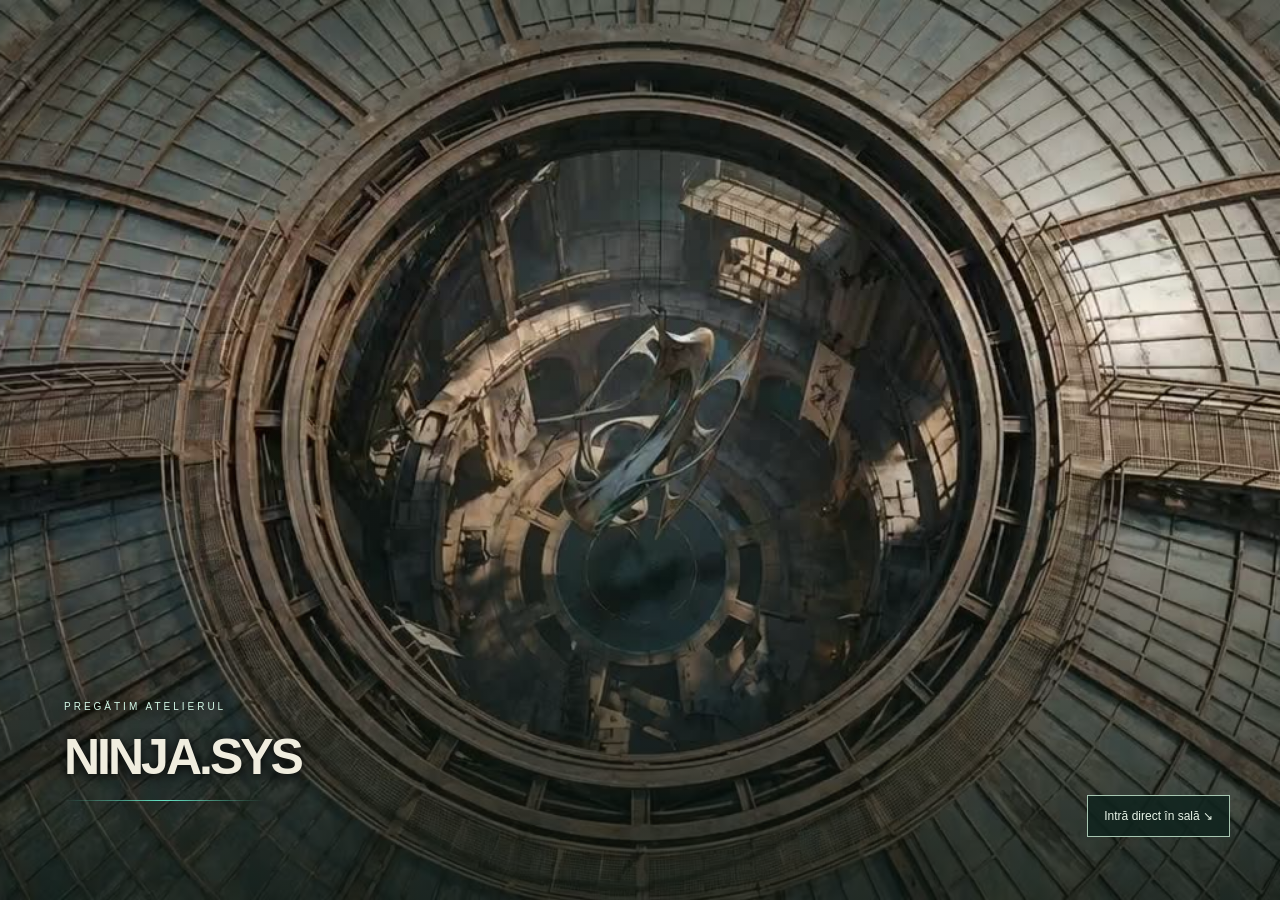
<file: index.html>
<!doctype html><html lang="ro"><head><meta charset="utf-8"><script src="render-diagnostic.js?v=1"></script><meta name="viewport" content="width=device-width,initial-scale=1"><title>NINJA.SYS — Artspace 3D</title><meta name="description" content="Atelierul 3D al lui Paul. Explorează spațiul, descoperă tatuajul, pictura, muralele și arta digitală."><link rel="stylesheet" href="style.css"><link rel="stylesheet" href="skin-module.css?v=1"></head><body data-layout="five-arcades"><canvas id="world" aria-label="Atelier 3D explorabil" tabindex="0"></canvas><div class="vignette"></div><header><a class="brand" href="#" id="home"><span class="crown">♛</span><b>NINJA.SYS</b><small>PAUL / ART · BODY · SPACE · MOTION</small></a><nav aria-label="Destinații"><button data-zone="skin"><i>01</i> SKIN</button><button data-zone="canvas"><i>02</i> CANVAS</button><button data-zone="space"><i>03</i> SPACE</button><button data-zone="motion"><i>04</i> MOTION</button></nav><button class="outline" id="mapToggle" aria-expanded="false">Hartă ⊞</button></header><section class="welcome" id="welcome"><span class="eyebrow">ATELIERUL LUI PAUL / ROTONDĂ 3D</span><h1>Dincolo de<br>suprafață.</h1><p>Patru lumi. Un singur atelier.<br>Intră, rătăcește, descoperă.</p><button class="primary" id="enter">Explorează spațiul <span>↗</span></button><span class="caption">GEOMETRIE REALĂ. CURIOZITATE OBLIGATORIE.</span></section><button id="skipIntro" type="button" hidden>Intră direct în sală ↘</button><div id="loader"><video id="introVideo" muted playsinline autoplay preload="auto" poster="assets/intrare-cupola.jpg" aria-hidden="true"><source src="assets/intrare-cupola.mp4" type="video/mp4"></video><div class="intro-shade"></div><div class="intro-copy"><span id="introStatus" role="status">PREGĂTIM ATELIERUL</span><b>NINJA.SYS</b><div class="loading-line"></div></div><button id="skipVideo" type="button">Intră direct în sală ↘</button></div><div id="error" hidden><h2>Atelierul 3D nu a putut porni.</h2><p>Încearcă un browser cu WebGL activ sau deschide versiunea în straturi.</p><a href="atriu-compatibil.html">Deschide atriul în modul compatibil ↗</a><br><br><a href="layered.html">Deschide versiunea în straturi ↗</a></div><aside id="map" hidden><div class="map-heading"><span>PLANUL ATELIERULUI</span><button id="mapClose" aria-label="Închide harta">×</button></div><svg viewBox="0 0 320 290" role="img" aria-label="Plan circular: galerii dispuse radial în jurul bazinului, pasarelă inelară, gol spre nivelul inferior și scară laterală"><circle cx="160" cy="145" r="83.25" fill="none" stroke="#718577"/><circle cx="160" cy="145" r="69.3" fill="none" stroke="#718577" stroke-dasharray="3 4"/><g transform="translate(83.087 113.142) rotate(-67.5)"><rect x="-16.65" y="-54" width="33.3" height="54" fill="#18372a" stroke="#718577"/><text x="0" y="-23" fill="#87ccb1" text-anchor="middle" font-size="9">01</text></g><g transform="translate(128.142 68.087) rotate(-22.5)"><rect x="-16.65" y="-54" width="33.3" height="54" fill="#18372a" stroke="#718577"/><text x="0" y="-23" fill="#87ccb1" text-anchor="middle" font-size="9">02</text></g><g transform="translate(191.858 68.087) rotate(22.5)"><rect x="-16.65" y="-54" width="33.3" height="54" fill="#18372a" stroke="#718577"/><text x="0" y="-23" fill="#87ccb1" text-anchor="middle" font-size="9">03</text></g><g transform="translate(236.913 113.142) rotate(67.5)"><rect x="-16.65" y="-54" width="33.3" height="54" fill="#18372a" stroke="#718577"/><text x="0" y="-23" fill="#87ccb1" text-anchor="middle" font-size="9">04</text></g><circle cx="160" cy="145" r="23" fill="#163e36" stroke="#68cebc"/><text x="160" y="148" text-anchor="middle" fill="#7ab8a7" font-size="6">SCULPTURĂ</text><rect x="116.8" y="177.4" width="67.5" height="28.35" fill="#0a1813" stroke="#947d58"/><path d="M116.8 181h15.3m-15.3 5h15.3m-15.3 5h15.3m-15.3 5h15.3m-15.3 5h15.3" stroke="#947d58"/><text x="158" y="195" text-anchor="middle" fill="#b8a57c" font-size="8">P</text><circle id="mapDot" cx="160" cy="220" r="4" fill="#67f8d9"/><text x="160" y="250" text-anchor="middle" fill="#7ab8a7" font-size="8">INTRARE</text></svg><div class="map-buttons"><button data-zone="skin">01 Skin</button><button data-zone="canvas">02 Canvas</button><button data-zone="space">03 Space</button><button data-zone="motion">04 Motion</button></div><button id="reset" class="outline">Înapoi la intrare ↶</button></aside><section class="zone-info" id="zoneInfo" hidden><div><span class="eyebrow" id="zoneNumber"></span><h2 id="zoneTitle"></h2><p id="zoneText"></p><div id="skinActions" hidden><span class="study-label">TATTOO STUDIO / ALEGE CE VREI SĂ FACI</span><div class="skin-menu"><button data-skin-action="brief">Creează-ți propriul tatuaj <span>↗</span></button><button data-skin-action="catalog">Explorează catalogul <span>↗</span></button><button data-skin-action="chat">Vorbește cu Paul <span>↗</span></button><button data-skin-action="body">Vizualizează tatuajul pe corp <span>↗</span></button></div><details class="skin-studies"><summary>Studii vizuale</summary><div class="study-buttons"><button data-study="0">01 / Organic</button><button data-study="1">02 / Radial</button><button data-study="2">03 / Contur</button></div></details></div><small>Studii vizuale demonstrative · portofoliul lui Paul urmează.</small></div><button id="zoneClose" aria-label="Ascunde descrierea">×</button></section><button id="stairsButton" type="button" hidden>⬆ Urcă scara</button><button id="terraceDoorButton" type="button" hidden aria-pressed="true">Închide ușa terasei</button><button id="thirdFloorButton" type="button">Etajul 4 ↗</button><button id="liftButton" type="button" aria-label="Urcă la etaj cu liftul">⬆ Lift la etaj</button><button id="exitLiftButton" type="button" hidden>Ieși pe pasarelă ↗</button><div class="controls" id="controls"><span><kbd>W</kbd><kbd>A</kbd><kbd>S</kbd><kbd>D</kbd> deplasare</span><span>Trage pentru a privi ↔</span><button id="replayIntro" type="button">↘ Repetă intrarea</button><button id="tour" aria-pressed="false">◌ Tur automat</button><button id="findArtist" type="button">🎨 Artist graffiti</button><button id="findTerrace" type="button">Terasă ↗</button><button id="quality" aria-pressed="false">Calitate: ridicată</button></div><div class="mobile-controls" aria-label="Comenzi tactile"><button data-move="forward" aria-label="Înainte">↑</button><div><button data-move="left" aria-label="Stânga">←</button><button data-move="back" aria-label="Înapoi">↓</button><button data-move="right" aria-label="Dreapta">→</button></div></div><div class="sun-ui"><button id="sunToggle" class="sun-toggle" type="button" aria-expanded="false" aria-controls="sunPanel">☼ <span>Lumină</span></button><section id="sunPanel" class="sun-panel" aria-label="Lumina din București" hidden><div class="sun-heading"><div><span id="sunMode">ORA REALĂ · BUCUREȘTI</span><strong id="sunClock">--:--</strong></div><button id="sunLive" type="button" aria-pressed="true">Acum ↺</button></div><div class="weather-readout"><span>VREMEA ACUM · BUCUREȘTI</span><strong id="weatherStatus" role="status">Se încarcă vremea…</strong><small>Vremea rămâne actuală și când explorezi altă oră. Date: <a href="https://open-meteo.com/" target="_blank" rel="noopener noreferrer">Open-Meteo</a></small></div><div class="sun-presets"><button id="sunSummer" type="button" aria-pressed="false">☀ Vezi o zi de vară · 21 iunie</button></div><label for="sunTime">Explorează lumina de-a lungul zilei</label><input id="sunTime" type="range" min="0" max="1439" step="5" value="720" aria-label="Ora zilei în București"><div class="sun-labels"><span>00:00</span><span>06:00</span><span>12:00</span><span>18:00</span><span>24:00</span></div><button id="sunView" class="sun-view" type="button">Privește soarele prin cupolă ↗</button><p id="sunHint" role="status" aria-live="polite">Alege ora, apoi apasă butonul pentru a găsi un loc din care se vede soarele.</p></section></div><footer><span><i class="status-dot"></i> <span id="location">ATRIUM / ETAJUL 1</span></span><span id="tip">ALEGE O GALERIE SAU EXPLOREAZĂ LIBER</span><a class="city-credit" href="https://www.openstreetmap.org/copyright" target="_blank" rel="noopener noreferrer">© OpenStreetMap contributors</a><a href="atelier-original.html">Atelierul original ↗</a></footer><div id="crosshair" hidden>+</div><dialog id="studyDialog"><button id="studyClose" aria-label="Închide studiul">Înapoi în Skin ×</button><div class="study-layout"><img id="studyImage" alt="Studiu conceptual de desen pentru tatuaj"><div><span class="eyebrow">SKIN / INK STUDIES</span><h2 id="studyTitle"></h2><p id="studyText"></p><small>Explorare grafică demonstrativă. Va fi înlocuită cu schițele originale ale lui Paul.</small></div></div></dialog><script type="module" src="skin-module.js?v=1"></script><script src="intro-loader.js?v=undercroft-gallery-1"></script></body></html>
</file>
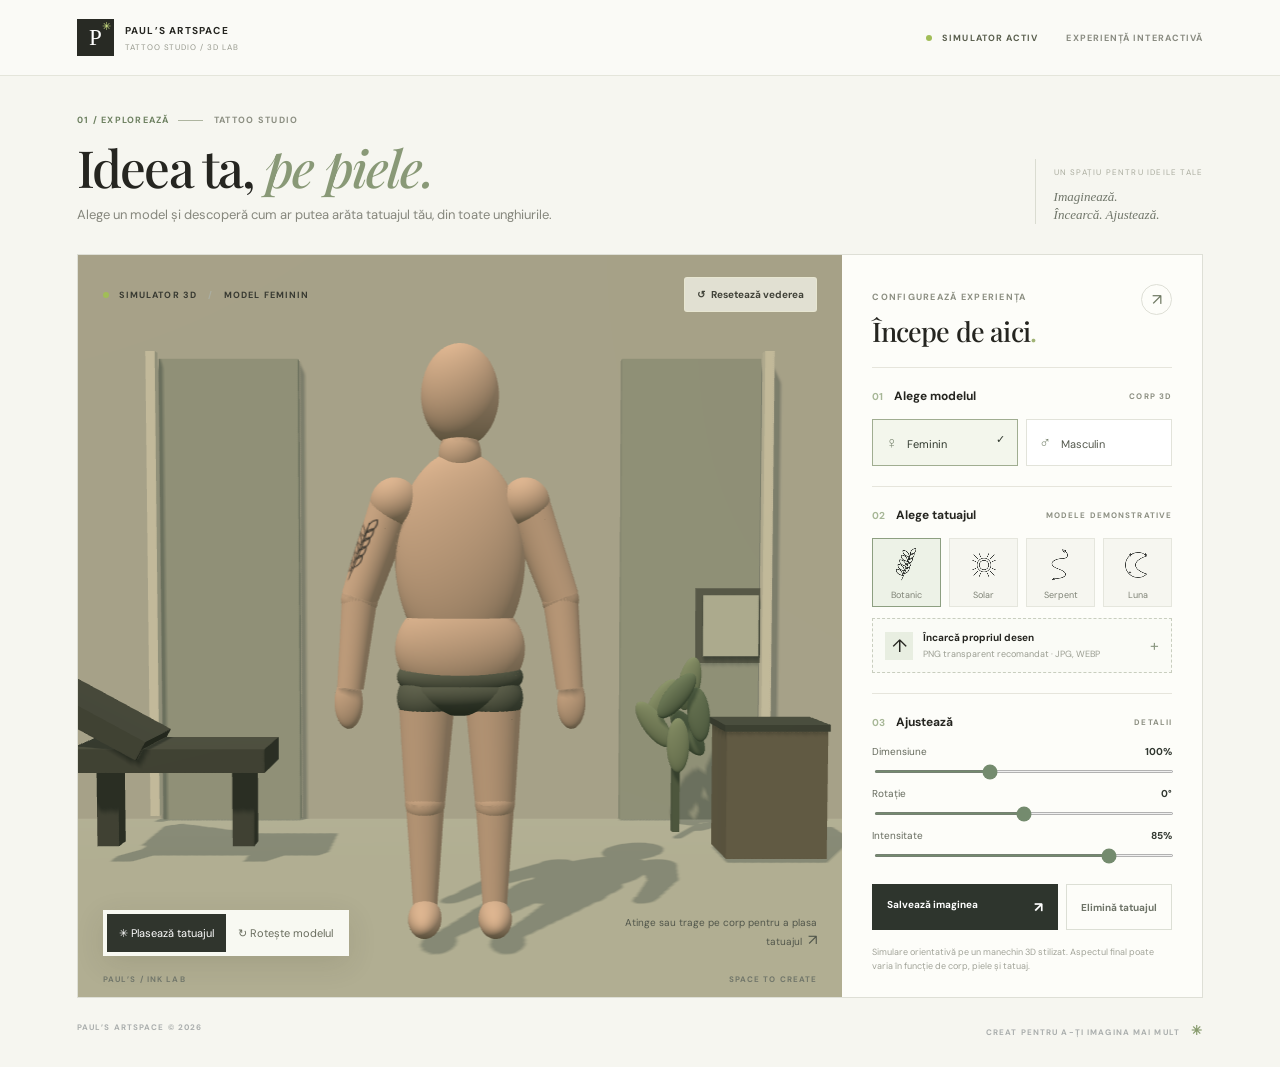
<file: tattoo-studio/index.html>
<!doctype html><html lang="ro"><head><meta charset="utf-8"><meta name="viewport" content="width=device-width,initial-scale=1"><meta name="theme-color" content="#171715"><title>Tattoo Studio · Paul’s Artspace</title><link rel="stylesheet" href="style.css"></head><body>
<header><div class="brand"><span class="brandmark">P<span>✳</span></span><div><strong>PAUL’S ARTSPACE</strong><small>TATTOO STUDIO / 3D LAB</small></div></div><div class="header-right"><span class="status"><i></i> SIMULATOR ACTIV</span><span class="version">EXPERIENȚĂ INTERACTIVĂ</span></div></header>
<main><div class="intro"><div><div class="eyebrow"><span>01 / EXPLOREAZĂ</span><b></b> TATTOO STUDIO</div><h1>Ideea ta, <em>pe piele.</em></h1><p>Alege un model și descoperă cum ar putea arăta tatuajul tău, din toate unghiurile.</p></div><div class="intro-note"><span>UN SPAȚIU PENTRU IDEILE TALE</span><div>Imaginează.<br>Încearcă. Ajustează.</div></div></div>
<div class="workspace"><section class="stage" aria-label="Simulator corp 3D"><div class="stage-top"><div><span class="live-dot"></span> SIMULATOR 3D <span class="stage-sep">/</span> <span id="model-label">MODEL FEMININ</span></div><button id="reset-view" class="text-button">↺ &nbsp; Resetează vederea</button></div><div id="scene" aria-label="Model 3D interactiv"></div><div id="scene-error" hidden>Simulatorul 3D nu a putut fi încărcat. Încearcă un browser cu WebGL activat.</div><div class="stage-bottom"><div class="mode-switch"><button class="mode active" data-mode="place">✳ <span>Plasează tatuajul</span></button><button class="mode" data-mode="orbit">↻ <span>Rotește modelul</span></button></div><div class="hint" id="hint">Atinge sau trage pe corp pentru a plasa tatuajul <span>↗</span></div></div><div class="scene-caption"><span>PAUL’S / INK LAB</span><span>SPACE TO CREATE</span></div></section>
<aside class="panel"><div class="panel-heading"><div><span class="tiny">CONFIGUREAZĂ EXPERIENȚA</span><h2>Începe de aici<span>.</span></h2></div><span class="panel-icon">↗</span></div><div class="rule"></div><div class="block"><div class="block-title"><span><b>01</b> Alege modelul</span><span class="subtle">CORP 3D</span></div><div class="model-switch"><button class="model active" data-body="female"><span>♀</span> Feminin <i>✓</i></button><button class="model" data-body="male"><span>♂</span> Masculin <i>✓</i></button></div></div>
<div class="rule"></div><div class="block"><div class="block-title"><span><b>02</b> Alege tatuajul</span><span class="subtle">MODELE DEMONSTRATIVE</span></div><div class="catalog" id="catalog"></div><label class="upload"><input id="upload" type="file" accept="image/png,image/jpeg,image/webp"><span class="upload-icon">↑</span><span><strong>Încarcă propriul desen</strong><small>PNG transparent recomandat · JPG, WEBP</small></span><span class="upload-plus">+</span></label><p id="upload-name" class="upload-name"></p></div>
<div class="rule"></div><div class="block controls"><div class="block-title"><span><b>03</b> Ajustează</span><span class="subtle">DETALII</span></div><label>Dimensiune <output id="size-out">100%</output><input id="size" type="range" min="45" max="190" value="100"></label><label>Rotație <output id="rotation-out">0°</output><input id="rotation" type="range" min="-180" max="180" value="0"></label><label>Intensitate <output id="opacity-out">85%</output><input id="opacity" type="range" min="25" max="100" value="85"></label></div><div class="actions"><button id="download" class="primary">Salvează imaginea <span>↗</span></button><button id="clear" class="secondary">Elimină tatuajul</button></div><p class="disclaimer">Simulare orientativă pe un manechin 3D stilizat. Aspectul final poate varia în funcție de corp, piele și tatuaj.</p></aside></div><footer><span>PAUL’S ARTSPACE © 2026</span><span>CREAT PENTRU A-ȚI IMAGINA MAI MULT <b>✳</b></span></footer></main><script type="module" src="app.js"></script></body></html>
</file>
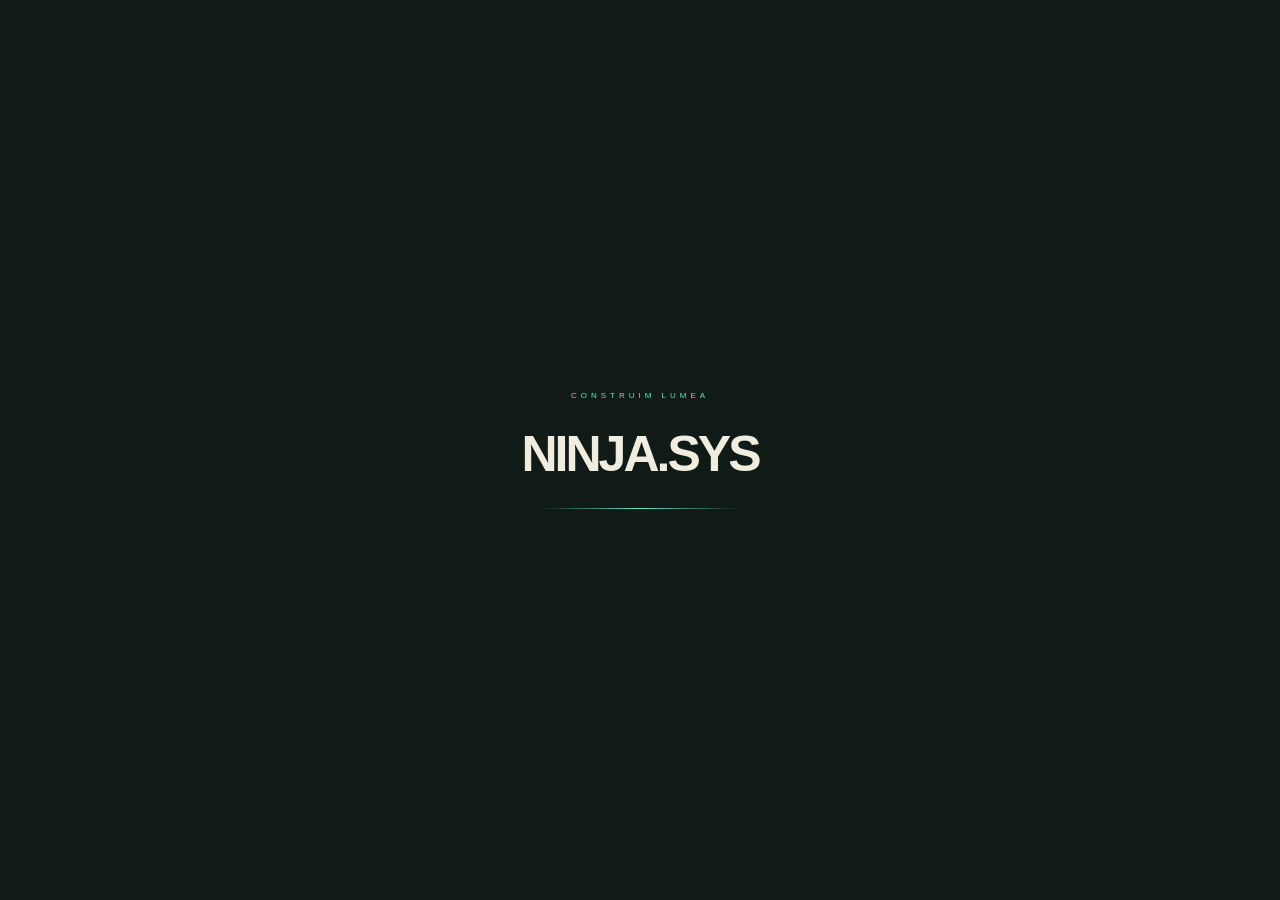
<file: atelier-original.html>
<!doctype html><html lang="ro"><head><meta charset="utf-8"><meta name="viewport" content="width=device-width,initial-scale=1"><title>NINJA.SYS — Artspace 3D</title><meta name="description" content="Atelierul 3D al lui Paul. Explorează spațiul, descoperă tatuajul, pictura, muralele și arta digitală."><link rel="stylesheet" href="style.css"></head><body><canvas id="world" aria-label="Atelier 3D explorabil" tabindex="0"></canvas><div class="vignette"></div><header><a class="brand" href="#" id="home"><span class="crown">♛</span><b>NINJA.SYS</b><small>PAUL / ART · BODY · SPACE · MOTION</small></a><nav aria-label="Destinații"><button data-zone="skin"><i>01</i> SKIN</button><button data-zone="canvas"><i>02</i> CANVAS</button><button data-zone="space"><i>03</i> SPACE</button><button data-zone="motion"><i>04</i> MOTION</button></nav><button class="outline" id="mapToggle" aria-expanded="false">Hartă ⊞</button></header><section class="welcome" id="welcome"><span class="eyebrow">ATELIERUL LUI PAUL / ROTONDĂ 3D</span><h1>Dincolo de<br>suprafață.</h1><p>Patru lumi. Un singur atelier.<br>Intră, rătăcește, descoperă.</p><button class="primary" id="enter">Explorează spațiul <span>↗</span></button><span class="caption">GEOMETRIE REALĂ. CURIOZITATE OBLIGATORIE.</span></section><div id="loader"><span>CONSTRUIM LUMEA</span><b>NINJA.SYS</b><div class="loading-line"></div></div><div id="error" hidden><h2>Atelierul 3D nu a putut porni.</h2><p>Încearcă un browser cu WebGL activ sau deschide versiunea în straturi.</p><a href="blockout.html">Deschide studiul de volume fără WebGL ↗</a><br><br><a href="layered.html">Deschide versiunea în straturi ↗</a></div><aside id="map" hidden><div class="map-heading"><span>PLANUL ATELIERULUI</span><button id="mapClose" aria-label="Închide harta">×</button></div><svg viewBox="0 0 320 290" role="img" aria-label="Plan circular: galerii dispuse radial în jurul bazinului, pasarelă inelară, gol spre nivelul inferior și scară laterală"><circle cx="160" cy="145" r="83.25" fill="none" stroke="#718577"/><circle cx="160" cy="145" r="69.3" fill="none" stroke="#718577" stroke-dasharray="3 4"/><g transform="translate(83.087 113.142) rotate(-67.5)"><rect x="-16.65" y="-54" width="33.3" height="54" fill="#18372a" stroke="#718577"/><text x="0" y="-23" fill="#87ccb1" text-anchor="middle" font-size="9">01</text></g><g transform="translate(128.142 68.087) rotate(-22.5)"><rect x="-16.65" y="-54" width="33.3" height="54" fill="#18372a" stroke="#718577"/><text x="0" y="-23" fill="#87ccb1" text-anchor="middle" font-size="9">02</text></g><g transform="translate(191.858 68.087) rotate(22.5)"><rect x="-16.65" y="-54" width="33.3" height="54" fill="#18372a" stroke="#718577"/><text x="0" y="-23" fill="#87ccb1" text-anchor="middle" font-size="9">03</text></g><g transform="translate(236.913 113.142) rotate(67.5)"><rect x="-16.65" y="-54" width="33.3" height="54" fill="#18372a" stroke="#718577"/><text x="0" y="-23" fill="#87ccb1" text-anchor="middle" font-size="9">04</text></g><circle cx="160" cy="145" r="23" fill="#163e36" stroke="#68cebc"/><text x="160" y="148" text-anchor="middle" fill="#7ab8a7" font-size="6">SCULPTURĂ</text><rect x="116.8" y="177.4" width="67.5" height="28.35" fill="#0a1813" stroke="#947d58"/><path d="M116.8 181h15.3m-15.3 5h15.3m-15.3 5h15.3m-15.3 5h15.3m-15.3 5h15.3" stroke="#947d58"/><text x="158" y="195" text-anchor="middle" fill="#b8a57c" font-size="8">−1</text><circle id="mapDot" cx="160" cy="220" r="4" fill="#67f8d9"/><text x="160" y="250" text-anchor="middle" fill="#7ab8a7" font-size="8">INTRARE</text></svg><div class="map-buttons"><button data-zone="skin">01 Skin</button><button data-zone="canvas">02 Canvas</button><button data-zone="space">03 Space</button><button data-zone="motion">04 Motion</button></div><button id="reset" class="outline">Înapoi la intrare ↶</button></aside><section class="zone-info" id="zoneInfo" hidden><div><span class="eyebrow" id="zoneNumber"></span><h2 id="zoneTitle"></h2><p id="zoneText"></p><div id="skinActions" hidden><span class="study-label">INSPECTEAZĂ STUDIILE</span><div class="study-buttons"><button data-study="0">01 / Organic</button><button data-study="1">02 / Radial</button><button data-study="2">03 / Contur</button></div></div><small>Studii vizuale demonstrative · portofoliul lui Paul urmează.</small></div><button id="zoneClose" aria-label="Ascunde descrierea">×</button></section><div class="controls" id="controls"><span><kbd>W</kbd><kbd>A</kbd><kbd>S</kbd><kbd>D</kbd> deplasare</span><span>Trage pentru a privi ↔</span><button id="tour" aria-pressed="false">◌ Tur automat</button><button id="quality" aria-pressed="false">Calitate: ridicată</button></div><div class="mobile-controls" aria-label="Comenzi tactile"><button data-move="forward" aria-label="Înainte">↑</button><div><button data-move="left" aria-label="Stânga">←</button><button data-move="back" aria-label="Înapoi">↓</button><button data-move="right" aria-label="Dreapta">→</button></div></div><footer><span><i class="status-dot"></i> <span id="location">ATRIUM / INTRARE</span></span><span id="tip">ALEGE O GALERIE SAU EXPLOREAZĂ LIBER</span><a href="./">Atriu cu cinci arcade ↗</a></footer><div id="crosshair" hidden>+</div><dialog id="studyDialog"><button id="studyClose" aria-label="Închide studiul">Înapoi în Skin ×</button><div class="study-layout"><img id="studyImage" alt="Studiu conceptual de desen pentru tatuaj"><div><span class="eyebrow">SKIN / INK STUDIES</span><h2 id="studyTitle"></h2><p id="studyText"></p><small>Explorare grafică demonstrativă. Va fi înlocuită cu schițele originale ale lui Paul.</small></div></div></dialog><script type="module" src="world.js?v=11"></script></body></html>
</file>
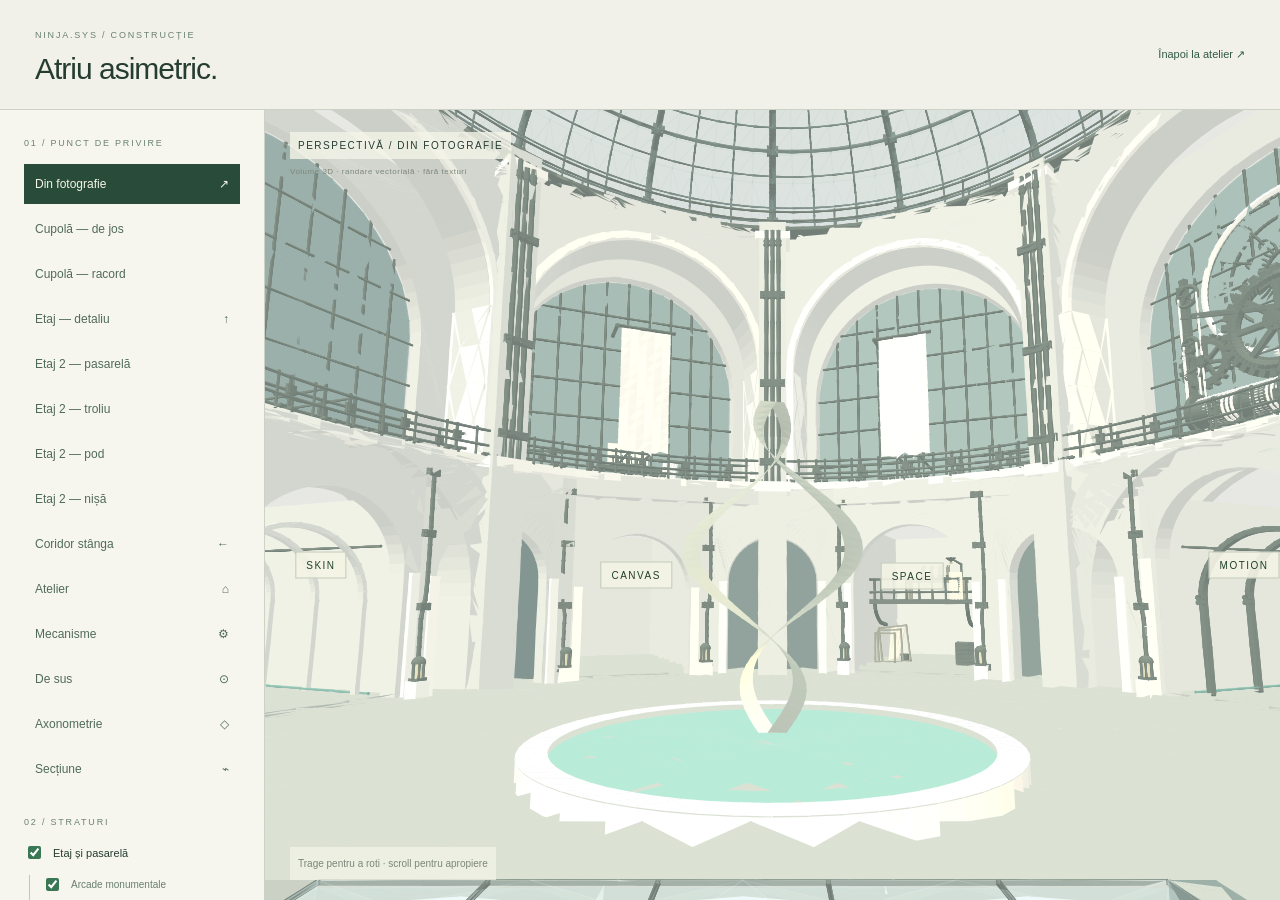
<file: blockout.html>
<!doctype html><html lang="ro"><head><meta charset="utf-8"><meta name="viewport" content="width=device-width,initial-scale=1"><title>Paul — Studiu de volume</title><link rel="stylesheet" href="blockout.css"><script type="importmap">{"imports":{"three":"./vendor/three.module.js"}}</script></head><body><header><div><small>NINJA.SYS / CONSTRUCȚIE</small><h1>Atriu asimetric.</h1></div><a href="./">Înapoi la atelier ↗</a></header><main><aside><div class="section"><span class="label">01 / PUNCT DE PRIVIRE</span><div class="views"><button data-view="reference" class="active">Din fotografie <span>↗</span></button><button data-view="dome">Cupolă — de jos</button><button data-view="domeside">Cupolă — racord</button><button data-view="upper">Etaj — detaliu <span>↑</span></button><button data-view="upperwalk">Etaj 2 — pasarelă</button><button data-view="uppermachine">Etaj 2 — troliu</button><button data-view="upperbridge">Etaj 2 — pod</button><button data-view="upperstudio">Etaj 2 — nișă</button><button data-view="corridor">Coridor stânga <span>←</span></button><button data-view="workshop">Atelier <span>⌂</span></button><button data-view="mechanics">Mecanisme <span>⚙</span></button><button data-view="top">De sus <span>⊙</span></button><button data-view="axon">Axonometrie <span>◇</span></button><button data-view="section">Secțiune <span>⌁</span></button></div></div><div class="section"><span class="label">02 / STRATURI</span><label><input type="checkbox" id="upperToggle" checked> Etaj și pasarelă</label><div class="upper-layers"><label><input type="checkbox" id="structureToggle" checked> Arcade monumentale</label><label><input type="checkbox" id="walkwayToggle" checked> Pasarele</label><label><input type="checkbox" id="windowsToggle" checked> Ferestre retrase</label></div><label><input type="checkbox" id="roofToggle" checked> Nervuri și deschidere</label><label><input type="checkbox" id="sculptureToggle" checked> Volumul sculpturii</label></div><div class="section"><span class="label">03 / REFERINȚĂ</span><button id="referenceToggle" class="reference-button" aria-expanded="false"><img src="assets/artspace.jpg" alt="Fotografia originală a atelierului"><span>Deschide imaginea originală ↗</span></button><p>Studiu asimetric · bazin Ø 10,50 m · pasarelă 1,50 m · arcade 0,80 m. Amplasarea ramurilor este propusă; cotele provin din planșe.</p></div><div class="legend"><span><i style="background:#cacfca"></i>Pereți și arcade</span><span><i style="background:#aeb5ae"></i>Platforme</span><span><i style="background:#7c8d89"></i>Nivel inferior</span><span><i style="background:#92bdb2"></i>Bazin</span></div></aside><section class="viewport" id="viewport" aria-label="Model 3D simplificat"><div id="render"></div><div id="labels" aria-hidden="true"></div><div class="view-caption"><span id="viewName">PERSPECTIVĂ / DIN FOTOGRAFIE</span><small id="engine">Se pregătește modelul…</small></div><p class="hint">Trage pentru a roti · scroll pentru apropiere</p><div id="loading">Se construiesc volumele…</div></section></main><dialog id="referenceDialog"><button id="referenceClose" aria-label="Închide imaginea">Închide ×</button><img src="assets/artspace.jpg" alt="Referința originală pentru arhitectură și proporții"></dialog><script type="module" src="blockout.js"></script></body></html>
</file>
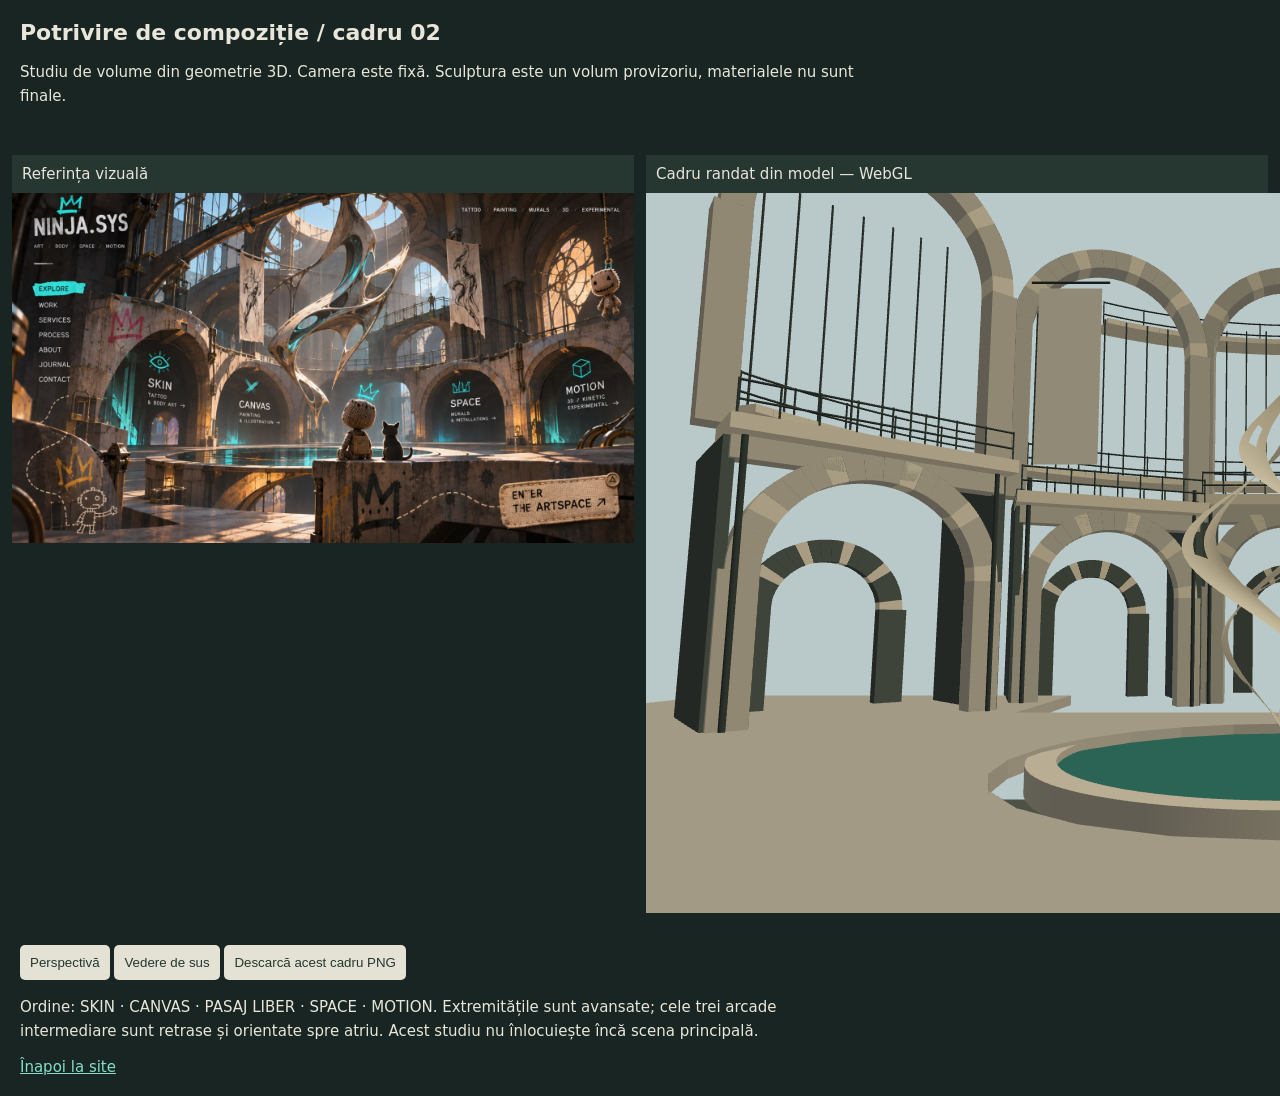
<file: cadru.html>
<!doctype html><html lang="ro"><meta charset="utf-8"><meta name="viewport" content="width=device-width,initial-scale=1"><title>Paul — potrivire cadru</title><style>*{box-sizing:border-box}body{margin:0;background:#192522;color:#e8e6da;font:15px system-ui}header,footer{padding:20px;max-width:1400px;margin:auto}h1{font-size:22px;margin:0 0 8px}.pair{display:grid;grid-template-columns:1fr 1fr;gap:12px;padding:12px}figure{margin:0;min-width:0}figcaption{padding:10px;background:#263731}.image,#render{width:100%;aspect-ratio:16/9;display:block}#render canvas{width:100%;height:100%}a{color:#85deca}p{max-width:850px;line-height:1.6}button{padding:10px;background:#e3e2d5;border:0;border-radius:5px;color:#263731;cursor:pointer}@media(max-width:900px){.pair{grid-template-columns:1fr}}</style><header><h1>Potrivire de compoziție / cadru 02</h1><p>Studiu de volume din geometrie 3D. Camera este fixă. Sculptura este un volum provizoriu, materialele nu sunt finale.</p></header><main class="pair"><figure><figcaption>Referința vizuală</figcaption><img class="image" src="assets/artspace.jpg" alt="Referința originală a atriului"></figure><figure><figcaption>Cadru randat din model <span id="status">— se încarcă</span></figcaption><div id="render"></div></figure></main><footer><button id="perspective">Perspectivă</button> <button id="plan">Vedere de sus</button> <button id="download">Descarcă acest cadru PNG</button><p>Ordine: SKIN · CANVAS · PASAJ LIBER · SPACE · MOTION. Extremitățile sunt avansate; cele trei arcade intermediare sunt retrase și orientate spre atriu. Acest studiu nu înlocuiește încă scena principală.</p><a href="./">Înapoi la site</a></footer><script type="module" src="frame-viewer.js?v=2"></script></html>
</file>
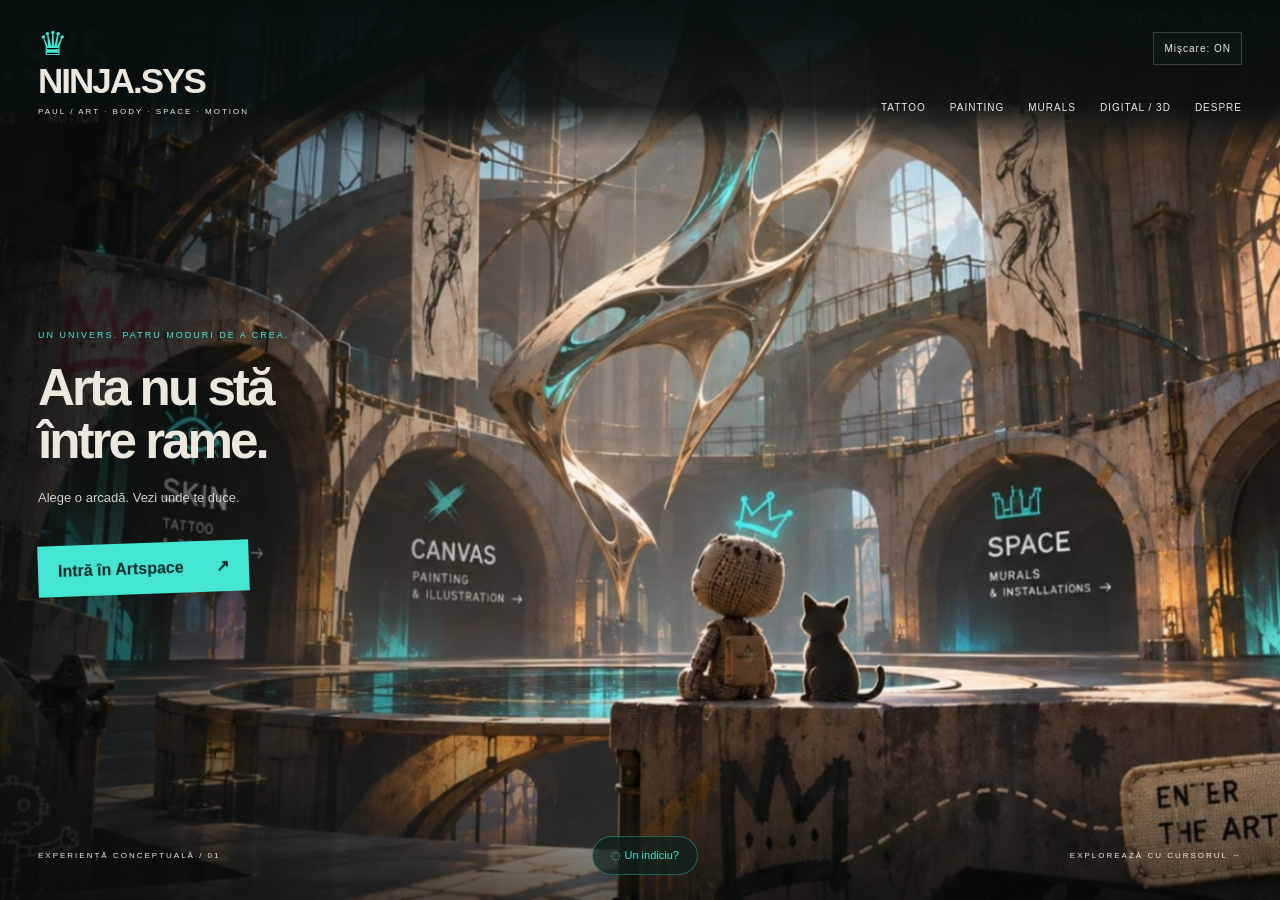
<file: layered.html>
<!doctype html><html lang="ro"><head><meta charset="utf-8"><meta name="viewport" content="width=device-width,initial-scale=1"><title>NINJA.SYS — Paul · Artspace</title><meta name="description" content="Explorează universul artistic al lui Paul: tatuaj, pictură, murale și artă în mișcare."><link rel="stylesheet" href="layered-style.css"></head><body><main id="world"><div class="scene" id="scene"><img class="architecture" src="assets/artspace.jpg" alt="Atelier monumental cu patru arcade, sculptură suspendată și un personaj textil lângă o pisică"><div class="light"></div><div class="water"></div><div class="dust" aria-hidden="true"></div><img class="foreground" src="assets/artspace.jpg" alt=""><div class="portals"><button data-zone="skin" style="--x:25%;--y:57%" aria-label="Intră în Skin — tatuaje"><span>01 / BODY</span><strong>SKIN ↗</strong></button><button data-zone="canvas" style="--x:39%;--y:62%" aria-label="Intră în Canvas — pictură"><span>02 / ART</span><strong>CANVAS ↗</strong></button><button data-zone="space" style="--x:72%;--y:60%" aria-label="Intră în Space — murale"><span>03 / SPACE</span><strong>SPACE ↗</strong></button><button data-zone="motion" style="--x:91%;--y:56%" aria-label="Intră în Motion — artă digitală"><span>04 / MOTION</span><strong>MOTION ↗</strong></button></div></div><header><a href="#" id="home" aria-label="Înapoi în Artspace"><span class="crown">♛</span><b>NINJA.SYS</b><small>PAUL / ART · BODY · SPACE · MOTION</small></a><button id="motionToggle" aria-pressed="false">Mișcare: ON</button></header><nav aria-label="Zone artistice"><button data-zone="skin">Tattoo</button><button data-zone="canvas">Painting</button><button data-zone="space">Murals</button><button data-zone="motion">Digital / 3D</button><button data-zone="about">Despre</button></nav><div class="intro"><span class="eyebrow">UN UNIVERS. PATRU MODURI DE A CREA.</span><h1>Arta nu stă<br>între rame.</h1><p>Alege o arcadă. Vezi unde te duce.</p><button class="enter" id="explore">Intră în Artspace <span>↗</span></button></div><footer><span>EXPERIENȚĂ CONCEPTUALĂ / 01</span><button id="guide">◌ Un indiciu?</button><span>EXPLOREAZĂ CU CURSORUL ↔</span></footer><div id="hint" role="status" hidden>Patru arcade, patru lumi. Apasă pe una sau folosește meniul de sus. Eu și pisica păzim atelierul.</div></main><dialog id="panel"><button class="close" aria-label="Închide">Înapoi în atelier ×</button><div id="content"></div></dialog><script src="layered-app.js"></script></body></html>
</file>
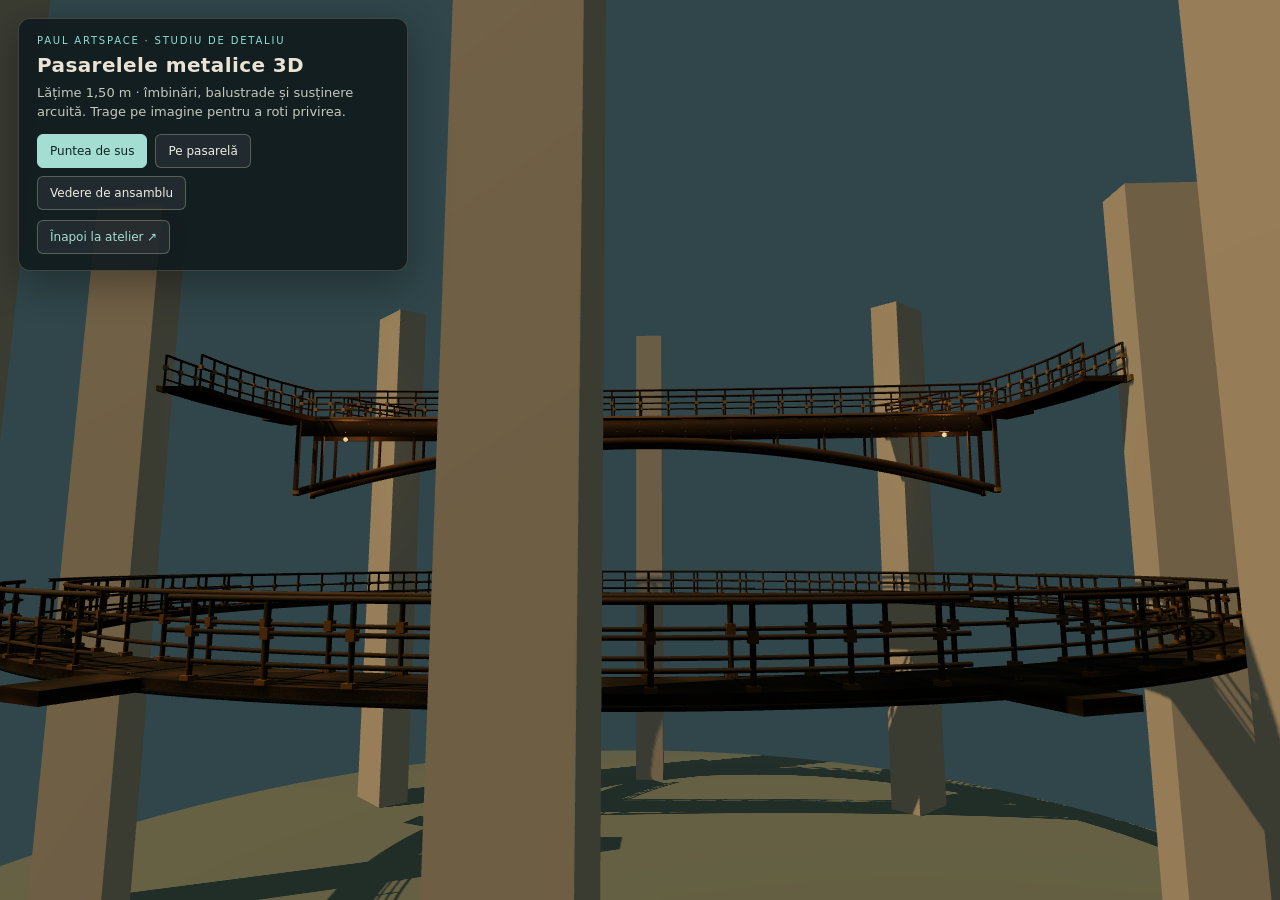
<file: pasarela-3d.html>
<!doctype html>
<html lang="ro">
<head>
<meta charset="utf-8">
<meta name="viewport" content="width=device-width,initial-scale=1">
<title>Pasarela 3D · Paul Artspace</title>
<style>
:root{color-scheme:dark}*{box-sizing:border-box}html,body{margin:0;width:100%;height:100%;overflow:hidden;background:#182628;color:#eae2d3;font-family:system-ui,sans-serif}canvas{display:block;width:100%;height:100%;touch-action:none}
.panel{position:absolute;z-index:2;top:18px;left:18px;max-width:min(390px,calc(100vw - 36px));padding:16px 18px;border:1px solid #ccb99a40;border-radius:12px;background:#111b1eea;box-shadow:0 12px 40px #0005}
.kicker{font-size:10px;letter-spacing:.18em;color:#8de0d4;text-transform:uppercase}h1{font-size:20px;letter-spacing:.02em;margin:7px 0}p{font-size:13px;line-height:1.45;color:#c4c8bd;margin:0 0 12px}.actions{display:flex;gap:8px;flex-wrap:wrap}button,a{font:inherit;font-size:12px;color:#ecede3;border:1px solid #c8c8ac55;background:#ffffff10;padding:9px 12px;border-radius:6px;text-decoration:none;cursor:pointer}button.active{background:#a4ded3;color:#102321;border-color:#a4ded3}a{display:inline-block;margin-top:10px;color:#a4ded3}
#error{display:none;position:absolute;left:20px;right:20px;bottom:20px;background:#351d1d;padding:14px;border-radius:6px}
@media(max-width:600px){.panel{top:10px;left:10px;max-width:calc(100vw - 20px);padding:12px}h1{font-size:17px}p{font-size:12px;margin-bottom:8px}button{padding:8px 10px}}
</style>
</head>
<body>
<div class="panel">
  <div class="kicker">Paul Artspace · studiu de detaliu</div>
  <h1>Pasarelele metalice 3D</h1>
  <p>Lățime 1,50 m · îmbinări, balustrade și susținere arcuită. Trage pe imagine pentru a roti privirea.</p>
  <div class="actions"><button id="overhead" class="active">Puntea de sus</button><button id="inside">Pe pasarelă</button><button id="overview">Vedere de ansamblu</button></div>
  <a href="./">Înapoi la atelier ↗</a>
</div>
<div id="error">Vizualizarea are nevoie de un browser cu WebGL activ.</div>
<script type="module" src="./pasarela-preview.js?v=3"></script>
</body>
</html>
</file>
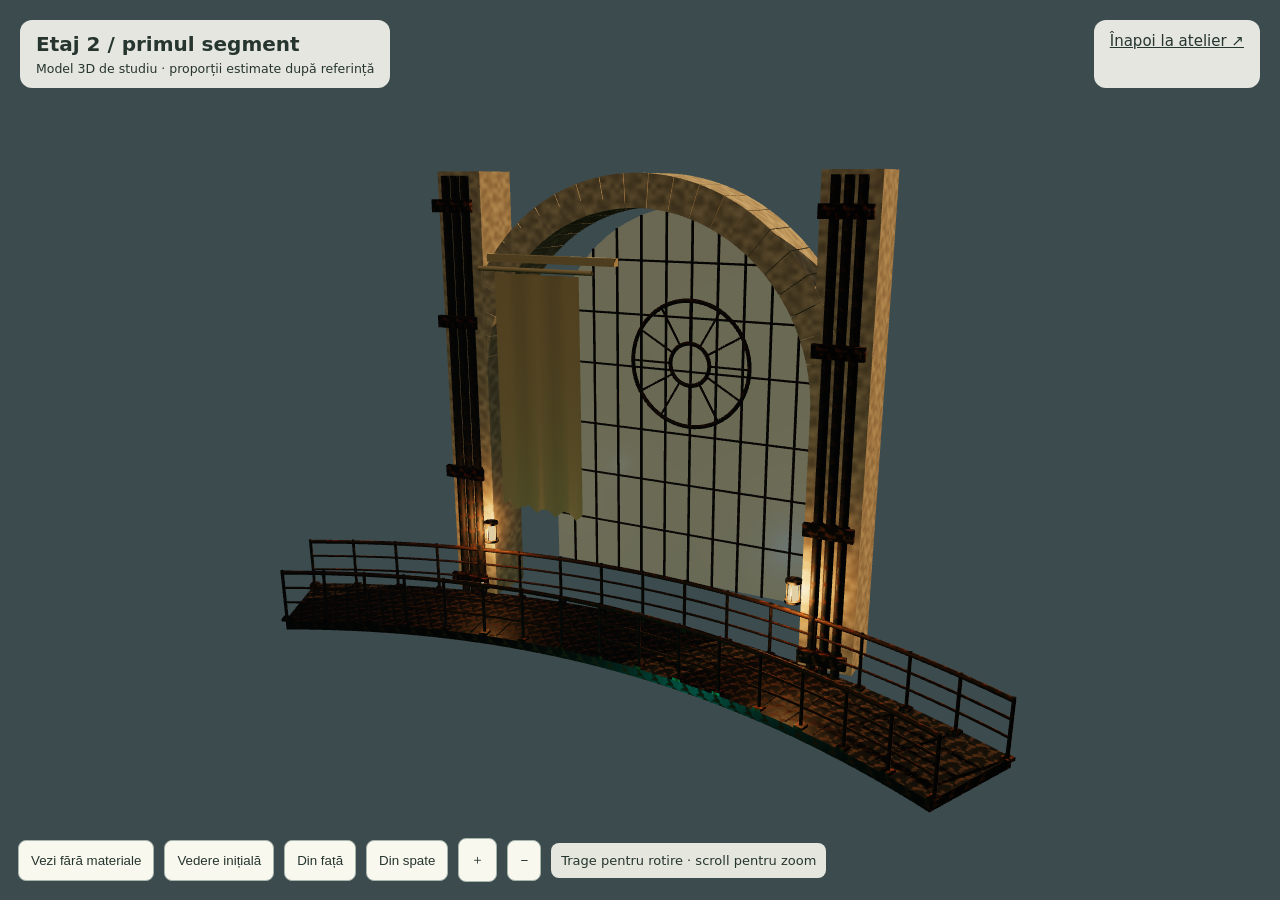
<file: segment.html>
<!doctype html><html lang="ro"><meta charset="utf-8"><meta name="viewport" content="width=device-width,initial-scale=1"><title>Paul — Segment etaj 2</title><style>*{box-sizing:border-box}body{margin:0;background:#e3e5df;color:#26352f;font:15px system-ui}header{position:absolute;z-index:2;top:0;left:0;right:0;padding:20px;display:flex;justify-content:space-between;gap:15px;pointer-events:none}header div,header a{pointer-events:auto;background:#f7f6eee8;padding:12px 16px;border-radius:12px}h1{font-size:20px;margin:0 0 5px}a{color:inherit}#stage{width:100%;height:100svh;touch-action:none}#stage canvas,#stage svg{display:block}footer{position:absolute;bottom:18px;left:18px;right:18px;display:flex;flex-wrap:wrap;align-items:center;gap:10px;pointer-events:none}footer>*{pointer-events:auto}button{padding:12px;border:1px solid #a8b5ac;border-radius:8px;background:#f8f8ef;color:#26352f;cursor:pointer}#status{padding:10px;background:#f8f8efe6;border-radius:8px;font-size:13px}small{display:block;max-width:480px}#error{position:absolute;top:45%;left:10%;right:10%;background:white;padding:20px} @media(max-width:600px){header{padding:10px}header a{font-size:12px}h1{font-size:17px}small{font-size:11px}}</style><header><div><h1>Etaj 2 / primul segment</h1><small>Model 3D de studiu · proporții estimate după referință</small></div><a href="./">Înapoi la atelier ↗</a></header><div id="stage" aria-label="Model 3D interactiv"></div><footer><button id="finish" aria-pressed="true" disabled>Vezi fără materiale</button><button id="reset">Vedere inițială</button><button id="front">Din față</button><button id="back">Din spate</button><button id="in" aria-label="Apropie">＋</button><button id="out" aria-label="Depărtează">−</button><span id="status" role="status">Se încarcă modelul…</span></footer><div id="error" hidden></div><script type="module" src="segment-viewer.js?v=3"></script></html>
</file>
<file: style.css>
*{box-sizing:border-box}:root{--mint:#65e5c6;--paper:#f0eddf;color-scheme:dark}body{margin:0;background:#141c1b;color:var(--paper);font-family:Arial,Helvetica,sans-serif;overflow:hidden}button,a{-webkit-tap-highlight-color:transparent}button{cursor:pointer;font:inherit}button:focus-visible,a:focus-visible,canvas:focus-visible{outline:2px solid var(--mint);outline-offset:5px}button{color:inherit}#world{display:block;width:100vw;height:100svh;touch-action:none;outline:none;cursor:grab}#world:active{cursor:grabbing}.vignette{position:fixed;inset:0;pointer-events:none;background:linear-gradient(#07131199,transparent 23%,transparent 75%,#071311bb)}header{position:fixed;left:36px;right:36px;top:30px;display:flex;align-items:center;justify-content:space-between;gap:25px;pointer-events:none}header>*{pointer-events:auto}.brand{display:grid;color:var(--paper);text-decoration:none;gap:6px}.brand b{font-size:30px;letter-spacing:-1.6px}.brand small{font-size:7px;letter-spacing:1.7px}.crown{color:var(--mint);font-size:29px;line-height:.7}nav{display:flex;gap:28px;margin-left:auto;margin-right:28px}nav button{background:transparent;border:0;padding:15px 0;font-size:11px;letter-spacing:1.4px}nav i{color:var(--mint);font-size:8px;font-style:normal;margin-right:7px}nav button:hover,nav button.active{color:var(--mint)}.outline{background:#15252199;border:1px solid #a6c9bb55;padding:12px 16px;font-size:11px;letter-spacing:1px}.welcome{position:fixed;top:34%;left:40px;max-width:350px;text-shadow:0 2px 28px #000}.eyebrow{color:var(--mint);font-size:9px;letter-spacing:2px}.welcome h1{font-size:clamp(44px,5.5vw,78px);line-height:.98;letter-spacing:-4px;font-weight:500;margin:22px 0}.welcome p{font-size:14px;line-height:1.7;color:#d5d9cd}.primary{background:var(--mint);border:0;padding:17px 20px;color:#09271e;font-size:12px;font-weight:bold;box-shadow:0 5px 40px #0c292780}.primary span{margin-left:35px}.caption{display:block;font-size:7px;letter-spacing:1.4px;margin-top:18px;color:#b4c7bb}.welcome{transition:opacity .4s,transform .4s}.welcome.leaving{opacity:0;transform:translateX(-20px);pointer-events:none}.controls{position:fixed;bottom:65px;left:50%;transform:translateX(-50%);display:flex;align-items:center;gap:22px;background:#0d1d19bc;border:1px solid #d8e6cf22;backdrop-filter:blur(15px);padding:12px 20px;font-size:10px;color:#c5d1c3;white-space:nowrap}.controls kbd{border:1px solid #b4c9b94d;padding:3px;margin-right:3px;font-family:inherit;font-size:9px}.controls button{border:0;border-left:1px solid #a7cdb936;background:none;padding:5px 0 5px 17px;font-size:10px}.controls button:hover{color:var(--mint)}footer{position:fixed;bottom:24px;left:36px;right:36px;display:flex;justify-content:space-between;gap:20px;font-size:8px;letter-spacing:1.6px;color:#c8d0c3;pointer-events:none}footer a{pointer-events:auto;color:#b3c7b9;text-decoration:none;letter-spacing:.6px}.status-dot{display:inline-block;background:var(--mint);width:5px;height:5px;border-radius:50%;margin-right:8px;box-shadow:0 0 12px #65e5c6}#loader{position:fixed;inset:0;z-index:20;background:#101a17;display:flex;flex-direction:column;align-items:center;justify-content:center;gap:25px;transition:opacity .6s}#loader span{font-size:8px;color:var(--mint);letter-spacing:4px}#loader b{font-size:50px;letter-spacing:-3px}.loading-line{height:1px;width:200px;background:linear-gradient(90deg,transparent,var(--mint),transparent);animation:load 1.2s infinite}.zone-info{position:fixed;right:35px;bottom:140px;background:#10231eea;border:1px solid #759d8655;backdrop-filter:blur(15px);width:330px;padding:25px;display:flex;gap:10px}.zone-info[hidden]{display:none}.zone-info h2{font-size:40px;letter-spacing:-2px;margin:12px 0}.zone-info p{font-size:12px;line-height:1.7;color:#d0d8c9}.zone-info small{font-size:9px;color:#819e8d;line-height:1.5;display:block}.zone-info button{background:none;border:0;align-self:start;font-size:24px;color:var(--mint)}#map{position:fixed;z-index:6;right:35px;top:130px;width:310px;padding:20px;background:#10231ef5;border:1px solid #759d8666;backdrop-filter:blur(16px)}#map svg{width:100%;height:230px}.map-heading{font-size:9px;letter-spacing:2px;display:flex;justify-content:space-between;align-items:center}.map-heading button{background:none;border:0;font-size:24px}.map-buttons{display:grid;grid-template-columns:1fr 1fr;gap:8px;margin-bottom:16px}.map-buttons button{background:#243d31;border:1px solid #668f7344;padding:10px;font-size:10px;color:var(--mint)}#reset{width:100%}#error{position:fixed;z-index:30;inset:0;background:#12221a;padding:15vh 10vw}#error[hidden]{display:none}#error a{color:var(--mint)}.mobile-controls{display:none}#crosshair{position:fixed;top:50%;left:50%;color:#d9ffe655;pointer-events:none}@keyframes load{50%{opacity:.2;transform:scaleX(.5)}}@media(max-width:800px){header{left:22px;right:22px;top:24px;align-items:start}.brand b{font-size:26px}.brand small{font-size:6px}nav{position:fixed;left:20px;right:20px;top:115px;justify-content:space-between;margin:0;gap:10px}nav button{font-size:10px}nav i{font-size:7px;margin-right:3px}.welcome{left:25px;top:30%;max-width:290px}.welcome h1{font-size:55px}.welcome p{font-size:13px}.controls{bottom:70px;left:22px;transform:none;gap:10px;padding:8px 12px}.controls>span{display:none}.controls button{border:0;padding:7px;font-size:9px}.mobile-controls{display:block;position:fixed;right:20px;bottom:105px;text-align:center;user-select:none;touch-action:none}.mobile-controls button{background:#122e24bb;border:1px solid #9cbea666;border-radius:50%;width:42px;height:42px;font-size:18px;margin:3px;touch-action:none}.mobile-controls button:active{background:#42745b}.zone-info{left:22px;right:22px;bottom:255px;width:auto;max-width:350px;padding:20px}.zone-info h2{font-size:30px}footer{left:22px;right:22px;bottom:25px;font-size:7px;letter-spacing:1px}#tip{display:none}footer a{font-size:7px}#map{right:20px;top:160px;width:280px}.caption{font-size:6px}.vignette{background:linear-gradient(#07131199,transparent 35%,transparent 60%,#071311bb)}}@media(prefers-reduced-motion:reduce){*,*:before,*:after{animation:none!important;transition:none!important}}
.study-label{display:block;font-size:8px;letter-spacing:1.5px;color:#aabfad;margin:17px 0 10px}.study-buttons{display:flex;flex-wrap:wrap;gap:7px;margin-bottom:18px}.zone-info .study-buttons button{font-size:9px;border:1px solid #83ad8c55;padding:8px 9px;color:#c3e5d2;background:#34503e66}#studyDialog{width:min(920px,94vw);max-height:92svh;padding:28px;background:#13241c;color:var(--paper);border:1px solid #648a6a;box-shadow:0 40px 120px #000c}#studyDialog::backdrop{background:#07110ed9;backdrop-filter:blur(12px)}#studyClose{display:block;margin-left:auto;background:transparent;border:0;padding:10px;font-size:11px;color:var(--mint)}.study-layout{display:grid;grid-template-columns:1.1fr 1fr;align-items:center;gap:45px;padding:22px 0}.study-layout img{display:block;width:100%;max-height:65svh;object-fit:contain;background:#e6d9bc}.study-layout h2{font-size:45px;line-height:1.05;letter-spacing:-2px;font-weight:400}.study-layout p{font-size:14px;line-height:1.7;color:#cfdbcb}.study-layout small{font-size:10px;line-height:1.8;color:#91ac94}@media(max-width:800px){.study-layout{grid-template-columns:1fr;gap:18px;padding:10px 0}.study-layout img{max-height:45svh}.study-layout h2{font-size:30px;margin:12px 0}.study-layout p{font-size:12px}#studyDialog{padding:18px}.zone-info:has(#skinActions:not([hidden])){bottom:220px}}
.sun-ui{position:fixed;z-index:8;right:35px;top:96px;display:flex;align-items:flex-end;flex-direction:column;gap:9px}.sun-toggle,.sun-panel{background:#10231eee;border:1px solid #759d8666;backdrop-filter:blur(16px)}.sun-toggle{padding:11px 14px;color:#e5dfc4;font-size:12px;letter-spacing:.5px}.sun-toggle:hover{color:var(--mint)}.sun-panel{width:min(310px,calc(100vw - 40px));padding:18px;color:#eae8db}.sun-panel[hidden]{display:none}.sun-heading{display:flex;align-items:center;justify-content:space-between;margin-bottom:16px}.sun-heading div{display:flex;flex-direction:column;gap:4px}.sun-heading span{font-size:8px;letter-spacing:1.3px;color:#94c3b1}.sun-heading strong{font-weight:400;font-size:27px;letter-spacing:-1px}.sun-heading button{background:transparent;border:1px solid #8bb8a477;padding:8px 10px;font-size:10px;color:var(--mint)}.sun-panel label{display:block;font-size:11px;line-height:1.4;color:#cddbd0;margin-bottom:10px}.sun-panel input{display:block;width:100%;accent-color:#79e8cd;cursor:pointer}.sun-panel input:focus-visible{outline:2px solid var(--mint);outline-offset:3px}.sun-labels{display:flex;justify-content:space-between;margin-top:5px;font-size:8px;color:#a6b9aa}.sun-panel p{margin:15px 0 0;font-size:10px;line-height:1.5;color:#a3b5a6}@media(max-width:800px){.sun-ui{right:20px;top:164px}.sun-toggle{padding:9px 12px}.sun-panel{padding:15px}}

.sun-presets{margin:0 0 15px}.sun-presets button{background:#243d3180;border:1px solid #8bb8a477;color:#e8dfc4;padding:9px 10px;width:100%;font-size:10px;text-align:left}.sun-presets button[aria-pressed="true"]{border-color:#78e7c7;color:#78e7c7}.sun-presets button:hover{color:#78e7c7}

.sun-view{background:#cfe9da;border:0;color:#153a2d;padding:10px;width:100%;margin-top:14px;font-size:10px;font-weight:700;text-align:left}.sun-view:hover{background:#78e7c7}

#liftButton{position:fixed;z-index:9;right:35px;bottom:105px;padding:12px 16px;background:#15382eeb;border:1px solid #7eb6a0;color:#e8f5e8;font-size:12px;letter-spacing:.3px}#liftButton:disabled{opacity:.8;cursor:wait}@media(max-width:800px){#liftButton{right:auto;left:22px;bottom:130px;padding:12px 14px}}

#exitLiftButton{position:fixed;z-index:9;right:35px;bottom:158px;padding:12px 16px;background:#a9dfc5;color:#102a21;border:1px solid #d2ffea;font-size:12px;font-weight:700}#exitLiftButton[hidden]{display:none}@media(max-width:800px){#exitLiftButton{right:auto;left:22px;bottom:182px;padding:12px 14px}}

.weather-readout{display:grid;gap:5px;margin:13px 0;padding:11px 0;border-top:1px solid #ffffff26;border-bottom:1px solid #ffffff26}.weather-readout span{font-size:9px;letter-spacing:.12em;color:#a8c9be}.weather-readout strong{font-size:13px;color:#edf5ed}.weather-readout small{font-size:10px;line-height:1.45;color:#b5c5bc}.weather-readout a{color:inherit;text-decoration:underline}

#thirdFloorButton{position:fixed;z-index:9;right:35px;bottom:211px;padding:12px 16px;background:#15382eeb;border:1px solid #7eb6a0;color:#e8f5e8;font-size:12px}#liftButton[hidden]{display:none}@media(max-width:800px){#thirdFloorButton{right:auto;left:22px;bottom:235px;padding:12px 14px}}

#terraceDoorButton{position:fixed;z-index:9;right:35px;bottom:265px;padding:12px 16px;background:#15382eeb;border:1px solid #7eb6a0;color:#e8f5e8;font-size:12px}#terraceDoorButton[hidden]{display:none}@media(max-width:800px){#terraceDoorButton{right:auto;left:22px;bottom:290px;padding:12px 14px}}

#stairsButton{position:fixed;z-index:9;right:35px;bottom:265px;padding:12px 16px;background:#15382eeb;border:1px solid #7eb6a0;color:#e8f5e8;font-size:12px}#stairsButton[hidden]{display:none}#stairsButton:disabled{opacity:.65}@media(max-width:800px){#stairsButton{right:auto;left:22px;bottom:290px;padding:12px 14px}}

#skipIntro{position:fixed;z-index:19;right:35px;bottom:50px;padding:12px 16px;background:#10231eea;border:1px solid #a6c6b1;color:#e8f5e8;font-size:12px;letter-spacing:.3px}#skipIntro[hidden]{display:none}#skipIntro:focus-visible{outline:2px solid #83ebd0;outline-offset:3px}@media(max-width:800px){#skipIntro{right:20px;bottom:24px}}

/* A short, muted opening film plays while the 3D world prepares. */
#loader{overflow:hidden}#introVideo{position:absolute;inset:0;width:100%;height:100%;object-fit:cover;background:#101a17}.intro-shade{position:absolute;inset:0;background:linear-gradient(180deg,#07130e77 0%,transparent 35%,#07130ebb 100%);pointer-events:none}.intro-copy{position:absolute;left:clamp(24px,5vw,72px);bottom:clamp(70px,11vh,110px);display:flex;flex-direction:column;align-items:flex-start;gap:14px;text-shadow:0 2px 12px #000}#loader .intro-copy span{letter-spacing:3px;line-height:1.5;font-size:10px;color:#d2f8e7}#loader .intro-copy b{font-size:clamp(28px,5vw,50px)}#skipVideo{position:absolute;right:clamp(20px,4vw,50px);bottom:clamp(30px,7vh,70px);padding:13px 16px;background:#10231edb;border:1px solid #a6c6b1;color:#e8f5e8;font-size:12px}#skipVideo:focus-visible{outline:2px solid #83ebd0;outline-offset:3px}@media(max-width:800px){.intro-copy{bottom:118px}#skipVideo{left:24px;right:auto;bottom:48px}}
</file>
<file: skin-module.css>
.skin-menu{display:grid;grid-template-columns:1fr 1fr;gap:7px;margin:9px 0 12px}.skin-menu button{min-height:53px;display:flex;align-items:center;justify-content:space-between;gap:8px;text-align:left;padding:10px;border:1px solid #7daf9855;background:#17362cbf;color:#e7eee5;font-size:11px;line-height:1.3}.skin-menu button span{color:#78e7c9}.skin-menu button:hover,.skin-menu button:focus-visible{border-color:#83e6ca;background:#214f40}.skin-studies{font-size:10px;color:#b9d0bf;margin:8px 0}.skin-studies summary{cursor:pointer;margin-bottom:8px}.skin-dialog{border:1px solid #7fac966b;background:#111f1b;color:#edece2;padding:0;width:min(1050px,96vw);max-width:1050px;max-height:94dvh;box-shadow:0 28px 100px #000b;overflow:hidden}.skin-dialog::backdrop{background:#020b09c9;backdrop-filter:blur(6px)}.skin-shell{display:flex;flex-direction:column;max-height:94dvh}.skin-head{position:static;left:auto;right:auto;top:auto;pointer-events:auto;display:flex;justify-content:space-between;align-items:center;padding:18px 24px;border-bottom:1px solid #c1dec332}.skin-head small{color:#7fe0c2;font-size:10px;letter-spacing:.16em}.skin-head button{background:none;border:1px solid #9cbdab55;color:#ecf4ec;padding:8px 12px;font-size:12px}.skin-content{overflow-y:auto;min-height:0;padding:26px 30px 30px;line-height:1.5}.skin-content h2{font-size:clamp(27px,4vw,42px);letter-spacing:-.04em;margin:4px 0 10px}.skin-content p{color:#bfcfc2;font-size:13px;max-width:660px}.skin-content label{display:block;font-size:12px;color:#dfe9df;margin:13px 0 6px}.skin-content input,.skin-content textarea,.skin-content select{width:100%;background:#1b3029;color:#eff6ed;border:1px solid #668877;padding:12px;font:inherit;font-size:14px;border-radius:2px}.skin-content textarea{resize:vertical;min-height:90px}.skin-content input[type=file]{padding:8px}.skin-content button{font:inherit;cursor:pointer}.skin-btn{border:1px solid #9dcbb4;background:#a7dfc9;color:#10241a;padding:12px 15px;font-size:12px;font-weight:bold}.skin-btn.secondary{background:transparent;color:#dcece0;border-color:#769484}.skin-btn:disabled{opacity:.45;cursor:not-allowed}.skin-row{display:flex;flex-wrap:wrap;gap:9px;margin:16px 0}.skin-grid{display:grid;grid-template-columns:1fr 1fr;gap:0 14px}.skin-notice{border-left:2px solid #d6b988;padding:10px 13px;background:#3a372722;color:#dacfb3!important;font-size:12px!important}.skin-gallery{display:grid;grid-template-columns:repeat(4,minmax(0,1fr));gap:10px;margin:20px 0}.skin-card{padding:16px;background:#d9d2c0;color:#1b2b22;min-height:135px;display:flex;flex-direction:column;justify-content:space-between}.skin-card strong{font-size:16px}.skin-card button{background:#1d392d;color:#e6f5e6;border:0;padding:9px;font-size:11px}.skin-chat{height:min(38vh,300px);overflow:auto;padding:14px;background:#172b23;border:1px solid #738b7740;display:flex;flex-direction:column;gap:10px}.skin-msg{max-width:88%;padding:10px 12px;background:#294a3c;color:#e8f2e8;font-size:13px;white-space:pre-wrap}.skin-msg.client{align-self:flex-end;background:#b8ddc7;color:#13271c}.skin-iframe{width:100%;height:min(75dvh,820px);border:0;background:#c9c9bd}.skin-content:has(.skin-iframe){padding:0;overflow:hidden}.skin-file-status{font-size:11px;color:#a9d4be;margin-top:5px}.skin-draw{touch-action:none;border:1px solid #829786;background:#f5f1e7;width:min(100%,460px);height:220px;display:block}.skin-dialog [hidden]{display:none!important}@media(max-width:800px){.zone-info:has(#skinActions:not([hidden])){bottom:140px;right:14px;width:min(320px,calc(100vw - 28px));padding:16px;max-height:52dvh;overflow:auto}.zone-info:has(#skinActions:not([hidden])) h2{font-size:30px;margin:6px 0}.zone-info:has(#skinActions:not([hidden])) p{margin:4px 0}.skin-content{padding:18px}.skin-head{padding:13px 17px}.skin-grid{grid-template-columns:1fr}.skin-gallery{grid-template-columns:1fr 1fr}.skin-dialog{width:96vw}.skin-content:has(.skin-iframe){overflow:auto}.skin-iframe{height:78dvh}}
</file>
<file: tattoo-studio/style.css>
@import url('https://fonts.googleapis.com/css2?family=DM+Sans:wght@400;500;600;700&family=Playfair+Display:ital,wght@0,500;0,600;1,500&display=swap');
:root{color-scheme:light;--ink:#252520;--muted:#8c8c81;--line:#e6e5dc;--lime:#d7ec89}*{box-sizing:border-box}body{margin:0;background:#f6f6f0;color:var(--ink);font-family:'DM Sans',sans-serif}button,label{font:inherit}button{cursor:pointer}header{height:76px;padding:0 6%;display:flex;justify-content:space-between;align-items:center;border-bottom:1px solid #e4e5db;background:#fafaf6}.brand{display:flex;align-items:center;gap:11px}.brandmark{height:37px;width:37px;background:#282a24;color:#fff;display:grid;place-items:center;font-family:serif;font-size:23px;position:relative}.brandmark span{position:absolute;font-size:11px;color:var(--lime);top:1px;right:3px}.brand strong,.brand small{display:block;letter-spacing:.12em}.brand strong{font-size:10px}.brand small{font-size:8px;color:#97998e;margin-top:5px}.header-right{display:flex;gap:28px;align-items:center;font-size:9px;letter-spacing:.12em;font-weight:700;color:#898b81}.status{color:#595e4d}.status i,.live-dot{display:inline-block;width:6px;height:6px;border-radius:50%;background:#a1bd57;margin-right:7px}main{max-width:1500px;margin:auto;padding:38px 6% 0}.intro{display:flex;justify-content:space-between;align-items:end;margin-bottom:28px}.eyebrow,.tiny,.subtle{font-size:9px;font-weight:700;letter-spacing:.14em;color:#8c8f82}.eyebrow span{color:#6d8060}.eyebrow b{display:inline-block;width:25px;height:1px;background:#aeb5a0;vertical-align:middle;margin:0 8px}h1,h2{font-family:'Playfair Display',Georgia,serif;font-weight:500;margin:0}h1{font-size:clamp(38px,4vw,60px);line-height:1.12;letter-spacing:-.035em;margin:13px 0 9px}h1 em{font-weight:500;color:#899977}.intro p{font-size:13px;color:#86877d;margin:0;line-height:1.6}.intro-note{border-left:1px solid #dadcd1;padding-left:18px;margin-bottom:2px}.intro-note span{font-size:8px;letter-spacing:.15em;color:#aaac9e}.intro-note div{font-family:Georgia,serif;font-style:italic;line-height:1.4;font-size:13px;margin-top:8px;color:#70766a}.workspace{display:grid;grid-template-columns:minmax(0,1.7fr) minmax(330px,.8fr);min-height:670px;border:1px solid #dedfd6;background:#fff}.stage{position:relative;min-height:670px;overflow:hidden;background:#cbc8ba}.stage-top{position:absolute;z-index:2;top:22px;left:25px;right:25px;display:flex;justify-content:space-between;align-items:center;font-size:9px;letter-spacing:.12em;font-weight:700;color:#383a32}.stage-sep{color:#abaea2;margin:0 8px}.text-button{background:#f9f9f0b8;border:1px solid #eeeece60;border-radius:3px;padding:10px 12px;font-size:10px;color:#404238}.stage #scene{position:absolute;inset:0}.stage canvas{width:100%;height:100%;display:block;touch-action:none}.stage-bottom{position:absolute;bottom:41px;left:25px;right:25px;display:flex;align-items:center;justify-content:space-between;gap:12px}.mode-switch{display:flex;background:#f8f9f2;padding:4px;box-shadow:0 8px 30px #292a1c1c}.mode{border:0;background:transparent;padding:12px;font-size:11px;color:#696d5e}.mode.active{background:#30352d;color:white}.hint{font-size:10px;color:#51564b;text-align:right;max-width:205px;line-height:1.4}.hint span{font-size:15px;margin-left:3px}.scene-caption{position:absolute;bottom:13px;left:25px;right:25px;display:flex;justify-content:space-between;color:#72776b;font-size:8px;letter-spacing:.14em;font-weight:700}.panel{padding:29px 30px 24px;background:#fdfdf9;overflow:auto}.panel-heading{display:flex;justify-content:space-between;align-items:start}.panel-heading h2{font-size:27px;letter-spacing:-.03em;margin:8px 0 18px}.panel-heading h2 span{color:#a0b375}.panel-icon{border:1px solid #dedfd6;border-radius:50%;width:31px;height:31px;display:grid;place-items:center;color:#6e7862}.rule{height:1px;background:var(--line)}.block{padding:20px 0}.block-title{display:flex;justify-content:space-between;align-items:center;font-size:12px;font-weight:700;margin-bottom:15px}.block-title b{color:#a7b797;margin-right:8px;font-size:10px}.subtle{font-size:8px}.model-switch{display:grid;grid-template-columns:1fr 1fr;gap:8px}.model{border:1px solid #e2e3da;background:white;text-align:left;padding:12px;color:#55594e;font-size:11px}.model span{font-size:16px;margin-right:7px;color:#7a8670}.model i{font-style:normal;float:right;visibility:hidden}.model.active{border-color:#a0ad91;background:#f3f6ec;color:#30382d}.model.active i{visibility:visible}.catalog{display:grid;grid-template-columns:repeat(4,1fr);gap:8px}.tile{border:1px solid #e5e6dd;background:#f6f6f0;aspect-ratio:1;display:flex;flex-direction:column;align-items:center;justify-content:center;gap:3px;color:#494b42;padding:5px}.tile.active{border-color:#8d9f81;background:#edf2e7}.tile canvas{width:42px;height:42px;max-width:100%}.tile span{font-size:9px;color:#7f8376}.upload{display:flex;align-items:center;gap:10px;border:1px dashed #c9cebf;margin-top:11px;padding:12px;cursor:pointer;background:#fafbf6}.upload input{display:none}.upload-icon{width:28px;height:28px;display:grid;place-items:center;background:#e8eee1;font-size:18px}.upload strong,.upload small{display:block}.upload strong{font-size:10px}.upload small{font-size:9px;color:#9a9d91;margin-top:4px}.upload-plus{margin-left:auto;color:#8c9983}.upload-name{font-size:10px;color:#7b8871;margin:5px 0 0;overflow-wrap:anywhere}.upload-name:empty{display:none}.controls{padding-bottom:8px}.controls label{display:block;font-size:10px;color:#656a5d;margin-bottom:14px}.controls output{float:right;color:#30362f;font-weight:700}.controls input{display:block;width:100%;height:3px;margin-top:12px;accent-color:#748b6e;cursor:pointer}.actions{display:flex;gap:8px;margin-top:5px}.actions button{padding:13px 14px;font-size:10px;font-weight:700}.primary{background:#2e352d;color:#fff;border:1px solid #2e352d;flex:1;text-align:left}.primary span{float:right;font-size:14px}.secondary{background:transparent;border:1px solid #dcdfd5;color:#6d7367}.disclaimer{font-size:9px;color:#a1a398;line-height:1.5;margin:16px 0 0}footer{display:flex;justify-content:space-between;padding:24px 0 28px;font-size:8px;letter-spacing:.14em;font-weight:700;color:#aaaead}footer b{color:#879b6d;font-size:13px;margin-left:8px}@media(max-width:850px){main{padding:28px 4% 0}.intro-note{display:none}.workspace{grid-template-columns:1fr}.stage{min-height:600px}.panel{padding:25px}.version{display:none}}@media(max-width:520px){header{padding:0 5%;height:66px}.status{font-size:8px}main{padding:25px 0 0}.intro{padding:0 5%;margin-bottom:20px}.intro p{max-width:320px}.workspace{border-left:0;border-right:0}.stage{min-height:530px}.stage-top{top:16px;left:14px;right:14px;font-size:8px}.stage-bottom{left:14px;right:14px;bottom:39px;display:block}.hint{text-align:left;margin:10px 0 0;max-width:none;background:#f8f9f2c9;display:table;padding:5px 8px}.mode{padding:10px}.panel{padding:25px 5%}footer{padding:22px 5%;font-size:7px}}
.stage #scene svg{display:block;width:100%;height:100%;touch-action:none}.fallback-ink{position:absolute;pointer-events:none;z-index:1}
</file>
<file: blockout.css>
*{box-sizing:border-box}body{margin:0;background:#f1f1e9;color:#253c31;font-family:Arial,Helvetica,sans-serif}header{height:110px;padding:24px 35px;display:flex;justify-content:space-between;align-items:center;border-bottom:1px solid #ccd2c6}small,.label{font-size:9px;letter-spacing:1.8px;color:#6b8272}h1{font-size:30px;font-weight:400;letter-spacing:-1px;margin:10px 0 0}header a{color:#315a43;text-decoration:none;font-size:11px}main{display:grid;grid-template-columns:265px 1fr;min-height:calc(100svh - 110px)}aside{padding:28px 24px;border-right:1px solid #ccd2c6;background:#f7f6ee}.section{margin-bottom:28px}.label{display:block;margin-bottom:16px}.views{display:grid;gap:5px}button{font:inherit;cursor:pointer}.views button{display:flex;justify-content:space-between;padding:12px 10px;border:1px solid transparent;background:none;color:#506b58;text-align:left;font-size:12px}.views button.active{background:#284c39;color:#f5f5e9}.views button:hover{border-color:#719077}label{display:flex;gap:9px;align-items:center;margin:13px 0;font-size:11px}input{accent-color:#3a7755}.reference-button{display:block;width:100%;padding:0;background:none;border:1px solid #ccd2c6;color:#466750}.reference-button img{display:block;width:100%}.reference-button span{display:block;padding:10px 5px;font-size:10px}p{font-size:11px;line-height:1.7;color:#7b877a}.legend{display:grid;gap:9px;font-size:9px;color:#617160}.legend i{display:inline-block;width:9px;height:9px;margin-right:9px;border:1px solid #7b8a7655}.viewport{position:relative;overflow:hidden;min-height:550px;touch-action:none;background:#e7e8e3}#render{position:absolute;inset:0;cursor:grab}#render:active{cursor:grabbing}#render svg,#render canvas{display:block;max-width:100%}.view-caption{position:absolute;top:22px;left:25px;display:grid;gap:8px;pointer-events:none}.view-caption span{font-size:10px;letter-spacing:1.5px;background:#f5f5e9c9;padding:8px}.view-caption small{font-size:8px;letter-spacing:.5px;color:#7c877a}.hint{position:absolute;bottom:10px;left:25px;pointer-events:none;background:#f5f5e9bd;padding:8px;font-size:10px}#labels{position:absolute;inset:0;pointer-events:none}.zone-label{position:absolute;transform:translate(-50%,-50%);font-size:10px;letter-spacing:1.5px;color:#203f2b;background:#f4f4e6e6;border:1px solid #73907866;padding:7px 10px}#loading{position:absolute;inset:0;background:#e7e8e3;display:grid;place-items:center;font-size:12px;color:#617762}dialog{background:#172a21;border:1px solid #7f9e88;width:min(1300px,96vw);padding:16px}dialog::backdrop{background:#0e1e17cc;backdrop-filter:blur(10px)}dialog button{display:block;margin-left:auto;padding:10px;color:#cfe1cd;border:0;background:none}dialog img{display:block;width:100%}button:focus-visible,a:focus-visible{outline:2px solid #21764c;outline-offset:4px}@media(max-width:800px){header{height:90px;padding:20px}h1{font-size:24px}header a{font-size:9px}main{display:flex;flex-direction:column;min-height:calc(100svh - 90px)}aside{display:flex;gap:16px;flex-wrap:wrap;padding:15px;border-right:0;border-bottom:1px solid #ccd2c6}.section{margin:0}.section:first-child{width:100%}.views{display:flex;gap:4px}.views button{flex:1;font-size:10px;padding:10px 7px}.views button span{display:none}.section:nth-child(2){display:flex;align-items:center;gap:12px;flex-wrap:wrap}.section:nth-child(2) .label{display:none}label{font-size:9px;margin:0}.section:nth-child(3),.legend{display:none}.label{font-size:8px;margin-bottom:9px}.viewport{min-height:65svh;flex:1}.view-caption{left:15px;top:15px}.view-caption span{font-size:8px}.zone-label{font-size:8px;padding:4px}.hint{left:15px;font-size:9px}}
.upper-layers{border-left:1px solid #bccabd;padding-left:12px;margin-left:5px}.upper-layers label{font-size:10px;color:#687f6c}@media(max-width:800px){.views{flex-wrap:wrap}.views button{flex:1 1 28%}.upper-layers{display:flex;gap:10px;flex-wrap:wrap;border-left:0;padding-left:0;margin-left:0}.upper-layers label{font-size:9px}}
@media(min-width:801px){main{height:calc(100svh - 110px);min-height:0}aside{overflow-y:auto}.viewport{min-height:0}body{overflow:hidden}}
</file>
<file: layered-style.css>
*{box-sizing:border-box} :root{color-scheme:dark;--ink:#111713;--aqua:#45e5d3;--paper:#ece8dd}body{margin:0;background:#111713;color:var(--paper);font-family:Arial,Helvetica,sans-serif}button,a{-webkit-tap-highlight-color:transparent}button{font:inherit;cursor:pointer}button:focus-visible,a:focus-visible{outline:2px solid var(--aqua);outline-offset:6px}#world{height:100svh;min-height:600px;overflow:hidden;position:relative;background:#191c1a}.scene{position:absolute;inset:-2%;transform:translate(var(--px,0px),var(--py,0px)) scale(var(--zoom,1.02));transform-origin:var(--origin,50% 50%);transition:transform 1.1s cubic-bezier(.2,.7,.2,1);will-change:transform}.architecture,.foreground{width:100%;height:100%;object-fit:cover;position:absolute;inset:0}.foreground{clip-path:polygon(48% 78%,67% 77%,66% 100%,48% 100%);transform:translate(calc(var(--px,0px)*.3),calc(var(--py,0px)*.3))}.scene:after{content:'';position:absolute;inset:0;background:linear-gradient(90deg,rgba(4,10,9,.86),transparent 45%),linear-gradient(0deg,rgba(5,11,10,.72),transparent 25%,transparent 84%,rgba(5,11,10,.7));pointer-events:none}.light{position:absolute;inset:0;background:radial-gradient(ellipse at 60% 20%,#ffdf9820,transparent 50%);animation:breathe 8s infinite alternate}.water{position:absolute;left:23%;top:74%;width:49%;height:5%;border-radius:50%;background:repeating-radial-gradient(ellipse,transparent 0 17px,#7af8e322 19px,transparent 21px);animation:ripple 6s infinite linear;mix-blend-mode:screen}.dust{position:absolute;inset:0;background-image:radial-gradient(circle,#ffe9b960 1px,transparent 2px);background-size:167px 133px;opacity:.3;animation:drift 32s linear infinite}header{position:absolute;top:32px;left:38px;right:38px;display:flex;justify-content:space-between;align-items:start;z-index:3}header a{color:var(--paper);text-decoration:none;display:grid;gap:6px}header b{font-size:35px;letter-spacing:-2px}header small{font-size:8px;letter-spacing:2px}.crown{font-size:33px;color:var(--aqua);line-height:.7}#motionToggle{background:#101c1880;border:1px solid #ffffff30;color:var(--paper);padding:10px;font-size:10px;letter-spacing:1px}nav{position:absolute;z-index:3;right:38px;top:94px;display:flex;gap:24px}nav button{border:0;background:none;color:var(--paper);font-size:10px;text-transform:uppercase;letter-spacing:1px;padding:8px 0}nav button:hover{color:var(--aqua)}.intro{position:absolute;z-index:2;left:38px;top:36%;max-width:310px}.eyebrow{font-size:9px;letter-spacing:2px;color:var(--aqua)}h1{font-size:clamp(35px,4vw,65px);line-height:1.03;letter-spacing:-3px;margin:20px 0}p{font-size:13px;line-height:1.7;color:#d0d0c5}.enter{background:var(--aqua);border:0;color:#0b2823;padding:16px 20px;font-weight:bold;margin-top:20px;transform:rotate(-2deg)}.enter span{margin-left:28px}.portals{position:absolute;inset:0;z-index:2}.portals button{position:absolute;left:var(--x);top:var(--y);transform:translate(-50%,-50%);width:130px;min-height:106px;border:1px solid transparent;background:linear-gradient(0deg,#081c1bd9,#081c1b55);color:#fff;border-radius:60px 60px 6px 6px;display:flex;flex-direction:column;justify-content:center;gap:12px;transition:.25s}.portals span{font-size:8px;letter-spacing:2px;color:var(--aqua)}.portals strong{font-size:18px;font-weight:400;letter-spacing:1px}.portals button:hover,.portals button:focus-visible{border-color:var(--aqua);box-shadow:0 0 40px #45e5d333;background:#092b28d9;transform:translate(-50%,-55%)}footer{position:absolute;bottom:25px;left:38px;right:38px;display:flex;align-items:center;justify-content:space-between;font-size:8px;letter-spacing:2px;z-index:3}footer button{color:var(--aqua);background:#0e211dbb;border:1px solid #45e5d355;border-radius:25px;padding:12px 18px;font-size:11px}#hint{position:absolute;bottom:83px;left:50%;transform:translateX(-50%);z-index:4;background:#102622f2;border:1px solid #45e5d366;padding:20px;width:min(340px,85vw);font-size:13px;line-height:1.7}dialog{background:#101b18;color:var(--paper);border:1px solid #6a8b7c66;width:min(1000px,94vw);max-height:90svh;padding:40px;box-shadow:0 40px 140px #000c}dialog::backdrop{background:#030b08bd;backdrop-filter:blur(12px)}.close{display:block;margin-left:auto;border:0;color:var(--aqua);background:none;padding:8px;font-size:12px}#content{padding:30px 0 10px}#content h2{font-size:clamp(48px,9vw,100px);letter-spacing:-5px;line-height:.95;margin:20px 0}#content .lede{max-width:540px;font-size:19px;color:#ede9dd}.zone-art{height:200px;margin:28px 0;background-image:linear-gradient(90deg,#062e2466,#0000),url(assets/artspace.jpg);background-size:cover;border:1px solid #ffffff22}.details{display:grid;grid-template-columns:1fr 1fr;gap:30px;border-top:1px solid #ffffff25;padding-top:20px}.details h3{font-size:12px;letter-spacing:2px;text-transform:uppercase}.note{font-size:11px;color:#9cafa3}.zone-link{display:inline-block;color:var(--aqua);padding:12px 0}.still *{animation:none!important}.still .scene{transform:scale(1.02)!important}@keyframes breathe{to{opacity:.3}}@keyframes ripple{to{transform:scale(1.08);opacity:.4}}@keyframes drift{to{background-position:90px -130px}}@media(prefers-reduced-motion:reduce){*{animation:none!important;transition:none!important}.scene{transform:none!important}}@media(max-width:700px){header{top:25px;left:22px;right:22px}header b{font-size:29px}header small{font-size:6px}nav{left:22px;right:22px;top:125px;justify-content:space-between;gap:7px}nav button{font-size:9px}.intro{left:22px;top:24%;max-width:270px}.intro h1{font-size:43px}.intro p{font-size:12px}.enter{padding:12px 16px;margin-top:8px}.scene{inset:0}.architecture,.foreground{object-position:60% center}.foreground{display:none}.scene:after{background:linear-gradient(90deg,#04110bc9,transparent 100%),linear-gradient(0deg,#04110bcc,transparent 55%)}.portals{top:auto;bottom:85px;height:150px;display:grid;grid-template-columns:repeat(4,1fr);gap:5px;left:15px;right:15px}.portals button{position:relative;left:auto;top:auto;transform:none;width:100%;min-height:105px;align-self:end;background:#0b2522d9;border:1px solid #45e5d34d}.portals strong{font-size:12px}.portals span{font-size:7px;letter-spacing:1px}.portals button:hover{transform:translateY(-5px)}footer{left:22px;right:22px;bottom:20px}footer>span:last-child{display:none}footer>span{font-size:7px;letter-spacing:1px}dialog{padding:22px}.details{grid-template-columns:1fr;gap:5px}.zone-art{height:140px}}
@media(min-width:701px){header:before{content:'';position:fixed;left:0;right:0;top:0;height:150px;background:linear-gradient(#07100ff7 0%,#07100fd9 70%,transparent);z-index:-1}.portals button{background:transparent;border-color:transparent;min-height:135px;width:145px}.portals button span,.portals button strong{opacity:0;transition:opacity .25s}.portals button:hover span,.portals button:hover strong,.portals button:focus-visible span,.portals button:focus-visible strong{opacity:1}.portals button:hover,.portals button:focus-visible{background:#092b28d9}}
</file>
